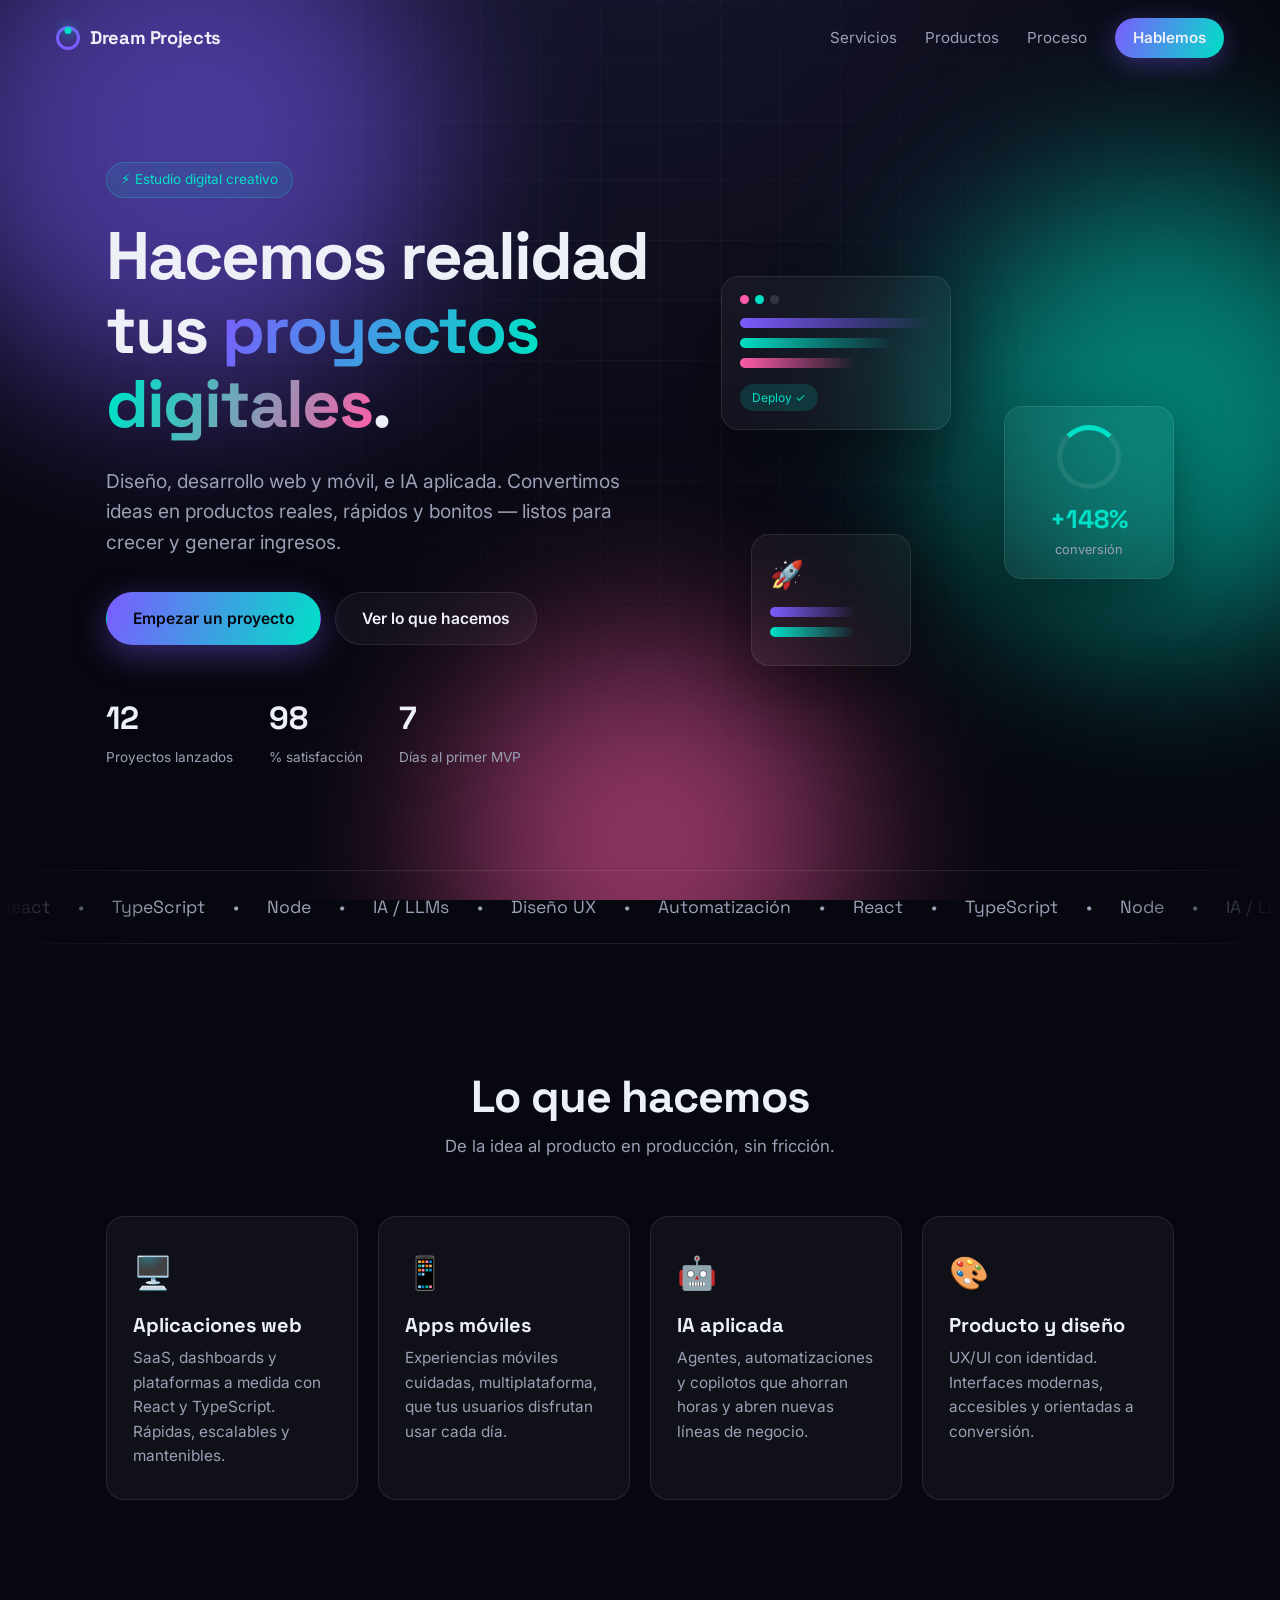
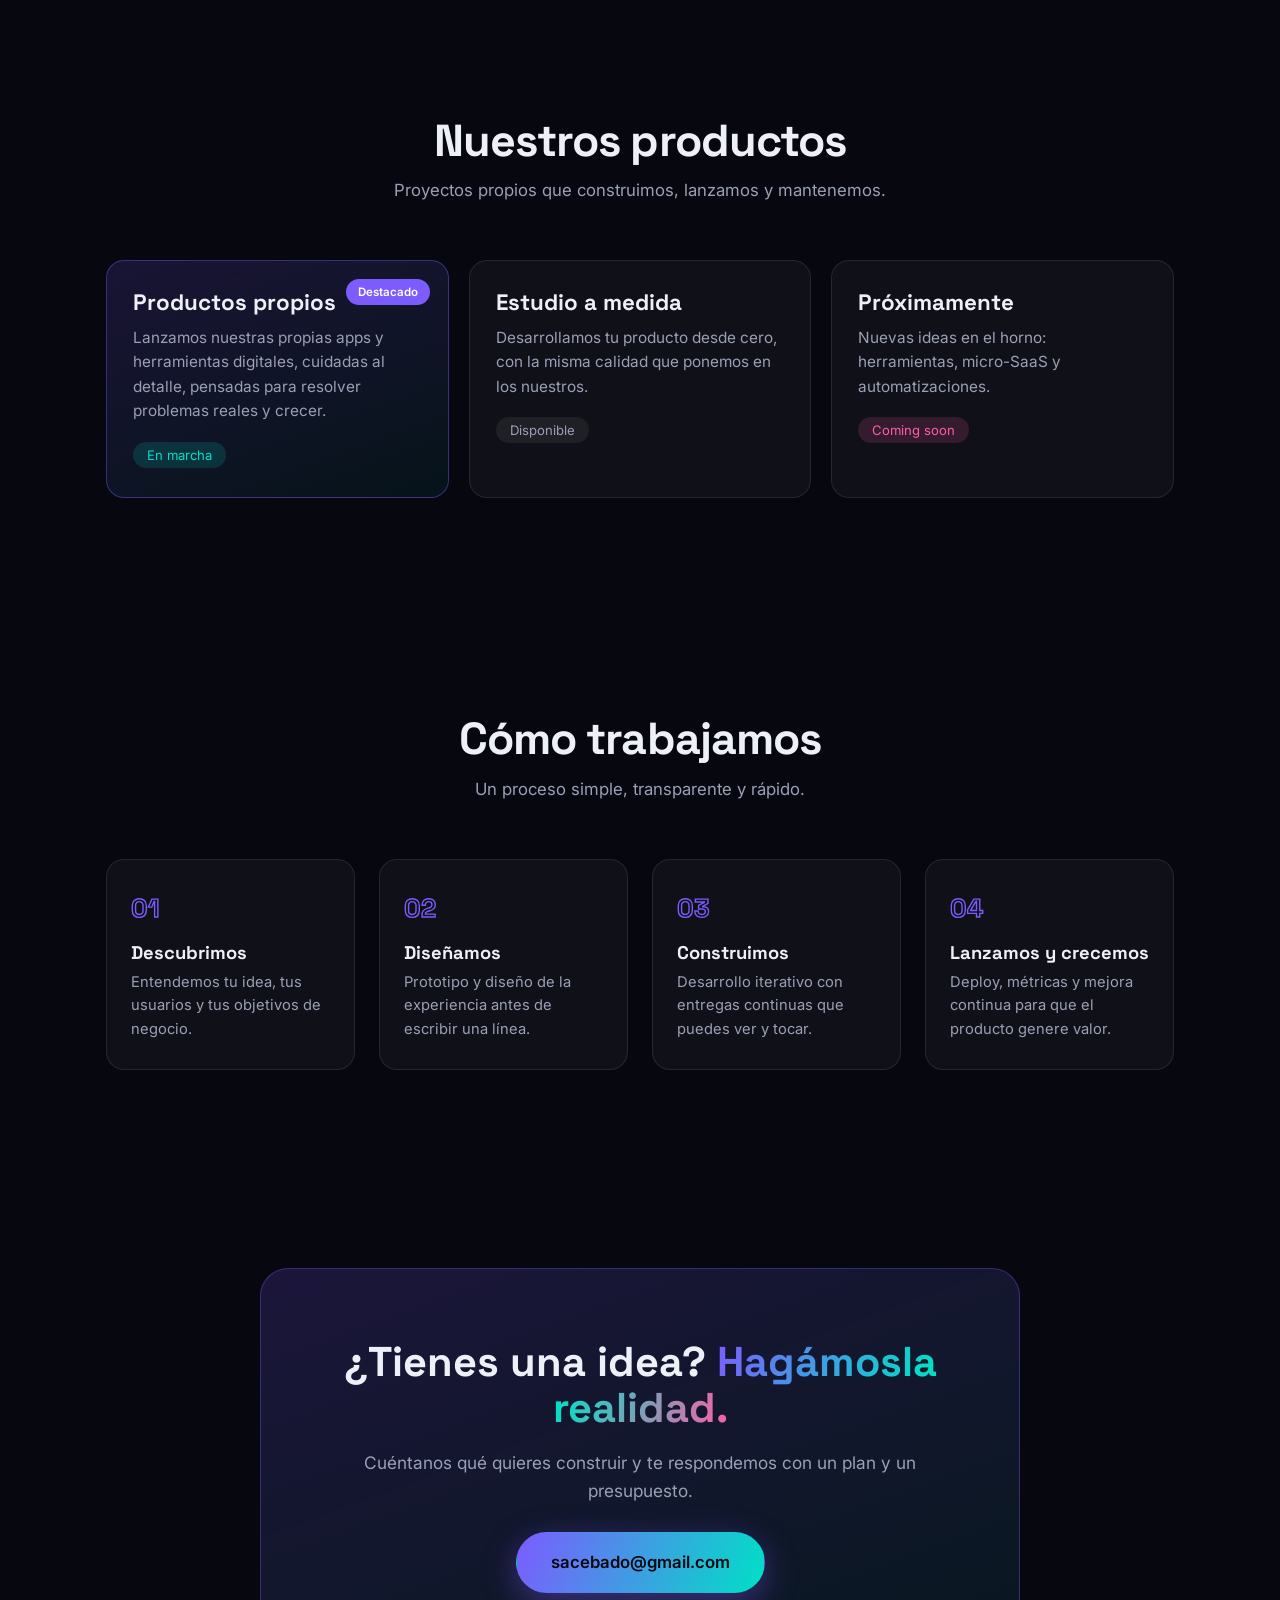
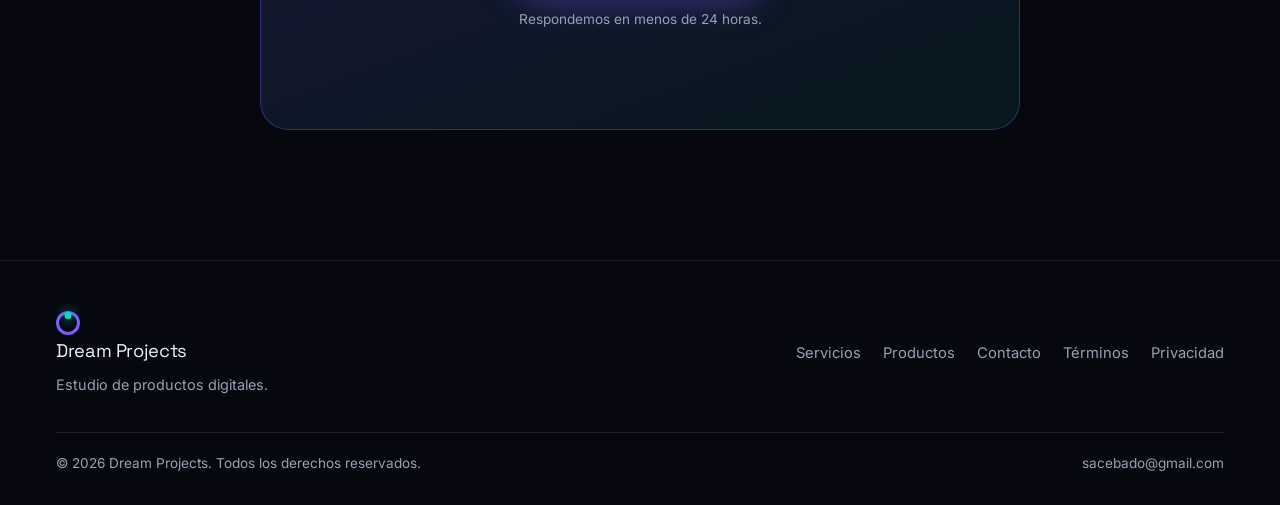
<file: index.html>
<!DOCTYPE html>
<html lang="es">
<head>
  <meta charset="UTF-8" />
  <meta name="viewport" content="width=device-width, initial-scale=1.0" />
  <title>Dream Projects — Estudio de productos digitales</title>
  <meta name="description" content="Dream Projects es un estudio digital que diseña y construye apps web, móviles y automatizaciones con IA. Hacemos realidad tus proyectos digitales." />
  <meta name="theme-color" content="#0b0b14" />
  <link rel="icon" href="data:image/svg+xml,%3Csvg xmlns='http://www.w3.org/2000/svg' viewBox='0 0 100 100'%3E%3Ccircle cx='50' cy='50' r='44' fill='none' stroke='%237c5cff' stroke-width='8'/%3E%3Ccircle cx='50' cy='28' r='9' fill='%2300e0c6'/%3E%3C/svg%3E" />
  <meta property="og:title" content="Dream Projects — Estudio de productos digitales" />
  <meta property="og:description" content="Hacemos realidad tus proyectos digitales." />
  <meta property="og:type" content="website" />
  <link rel="preconnect" href="https://fonts.googleapis.com" />
  <link rel="preconnect" href="https://fonts.gstatic.com" crossorigin />
  <link href="https://fonts.googleapis.com/css2?family=Space+Grotesk:wght@400;500;600;700&family=Inter:wght@400;500;600&display=swap" rel="stylesheet" />
  <link rel="stylesheet" href="styles.css" />
  <script defer src="https://cloud.umami.is/script.js" data-website-id="3836d106-af59-4b82-82e8-f378503eab91"></script>
  <script>
    // Animaciones como mejora progresiva: el contenido SIEMPRE se ve aunque el JS falle.
    document.documentElement.classList.add("js");
    addEventListener("load", function () {
      setTimeout(function () {
        if (!window.__revealReady) {
          document.querySelectorAll(".reveal").forEach(function (el) { el.classList.add("in"); });
        }
      }, 700);
    });
  </script>
</head>
<body>
  <div class="bg-aurora" aria-hidden="true">
    <span class="blob blob-1"></span>
    <span class="blob blob-2"></span>
    <span class="blob blob-3"></span>
    <div class="grid-overlay"></div>
  </div>

  <header class="nav" id="nav">
    <a class="brand" href="#top" aria-label="Dream Projects inicio">
      <span class="brand-mark" aria-hidden="true"></span>
      <span class="brand-name">Dream&nbsp;Projects</span>
    </a>
    <nav class="nav-links">
      <a href="#servicios">Servicios</a>
      <a href="#productos">Productos</a>
      <a href="#proceso">Proceso</a>
      <a href="#contacto" class="nav-cta">Hablemos</a>
    </nav>
    <button class="nav-burger" id="burger" aria-label="Abrir menú" aria-expanded="false">
      <span></span><span></span><span></span>
    </button>
  </header>

  <main id="top">
    <!-- HERO -->
    <section class="hero">
      <div class="hero-inner">
        <p class="eyebrow reveal">⚡ Estudio digital creativo</p>
        <h1 class="hero-title reveal">
          Hacemos realidad tus
          <span class="gradient-text">proyectos digitales</span>.
        </h1>
        <p class="hero-sub reveal">
          Diseño, desarrollo web y móvil, e IA aplicada. Convertimos ideas en
          productos reales, rápidos y bonitos — listos para crecer y generar ingresos.
        </p>
        <div class="hero-cta reveal">
          <a href="#contacto" class="btn btn-primary">Empezar un proyecto</a>
          <a href="#productos" class="btn btn-ghost">Ver lo que hacemos</a>
        </div>
        <div class="hero-stats reveal">
          <div><strong data-count="12">0</strong><span>Proyectos lanzados</span></div>
          <div><strong data-count="98">0</strong><span>% satisfacción</span></div>
          <div><strong data-count="7">0</strong><span>Días al primer MVP</span></div>
        </div>
      </div>

      <div class="hero-art reveal" aria-hidden="true">
        <div class="card-float card-a">
          <div class="dot-row"><i></i><i></i><i></i></div>
          <div class="bar b1"></div><div class="bar b2"></div><div class="bar b3"></div>
          <div class="chip">Deploy ✓</div>
        </div>
        <div class="card-float card-b">
          <div class="ring"></div>
          <span class="metric">+148%</span>
          <span class="metric-label">conversión</span>
        </div>
        <div class="card-float card-c">
          <span class="emoji">🚀</span>
          <div class="bar b1 short"></div><div class="bar b2 short"></div>
        </div>
      </div>
    </section>

    <!-- LOGOS / TRUST -->
    <section class="marquee" aria-label="Tecnologías">
      <div class="marquee-track">
        <span>React</span><span>•</span><span>TypeScript</span><span>•</span>
        <span>Node</span><span>•</span><span>IA / LLMs</span><span>•</span>
        <span>Diseño UX</span><span>•</span><span>Automatización</span><span>•</span>
        <span>React</span><span>•</span><span>TypeScript</span><span>•</span>
        <span>Node</span><span>•</span><span>IA / LLMs</span><span>•</span>
        <span>Diseño UX</span><span>•</span><span>Automatización</span><span>•</span>
      </div>
    </section>

    <!-- SERVICIOS -->
    <section class="section" id="servicios">
      <div class="section-head reveal">
        <h2>Lo que hacemos</h2>
        <p>De la idea al producto en producción, sin fricción.</p>
      </div>
      <div class="cards">
        <article class="card reveal">
          <div class="card-ico">🖥️</div>
          <h3>Aplicaciones web</h3>
          <p>SaaS, dashboards y plataformas a medida con React y TypeScript. Rápidas, escalables y mantenibles.</p>
        </article>
        <article class="card reveal">
          <div class="card-ico">📱</div>
          <h3>Apps móviles</h3>
          <p>Experiencias móviles cuidadas, multiplataforma, que tus usuarios disfrutan usar cada día.</p>
        </article>
        <article class="card reveal">
          <div class="card-ico">🤖</div>
          <h3>IA aplicada</h3>
          <p>Agentes, automatizaciones y copilotos que ahorran horas y abren nuevas líneas de negocio.</p>
        </article>
        <article class="card reveal">
          <div class="card-ico">🎨</div>
          <h3>Producto y diseño</h3>
          <p>UX/UI con identidad. Interfaces modernas, accesibles y orientadas a conversión.</p>
        </article>
      </div>
    </section>

    <!-- PRODUCTOS -->
    <section class="section" id="productos">
      <div class="section-head reveal">
        <h2>Nuestros productos</h2>
        <p>Proyectos propios que construimos, lanzamos y mantenemos.</p>
      </div>
      <div class="products">
        <article class="product feature reveal">
          <div class="product-tag">Destacado</div>
          <h3>Productos propios</h3>
          <p>Lanzamos nuestras propias apps y herramientas digitales, cuidadas al detalle, pensadas para resolver problemas reales y crecer.</p>
          <span class="product-state live">En marcha</span>
        </article>
        <article class="product reveal">
          <h3>Estudio a medida</h3>
          <p>Desarrollamos tu producto desde cero, con la misma calidad que ponemos en los nuestros.</p>
          <span class="product-state">Disponible</span>
        </article>
        <article class="product reveal">
          <h3>Próximamente</h3>
          <p>Nuevas ideas en el horno: herramientas, micro-SaaS y automatizaciones.</p>
          <span class="product-state soon">Coming soon</span>
        </article>
      </div>
    </section>

    <!-- PROCESO -->
    <section class="section" id="proceso">
      <div class="section-head reveal">
        <h2>Cómo trabajamos</h2>
        <p>Un proceso simple, transparente y rápido.</p>
      </div>
      <ol class="timeline">
        <li class="reveal"><span class="step">01</span><h3>Descubrimos</h3><p>Entendemos tu idea, tus usuarios y tus objetivos de negocio.</p></li>
        <li class="reveal"><span class="step">02</span><h3>Diseñamos</h3><p>Prototipo y diseño de la experiencia antes de escribir una línea.</p></li>
        <li class="reveal"><span class="step">03</span><h3>Construimos</h3><p>Desarrollo iterativo con entregas continuas que puedes ver y tocar.</p></li>
        <li class="reveal"><span class="step">04</span><h3>Lanzamos y crecemos</h3><p>Deploy, métricas y mejora continua para que el producto genere valor.</p></li>
      </ol>
    </section>

    <!-- CTA / CONTACTO -->
    <section class="cta-section" id="contacto">
      <div class="cta-card reveal">
        <h2>¿Tienes una idea? <span class="gradient-text">Hagámosla realidad.</span></h2>
        <p>Cuéntanos qué quieres construir y te respondemos con un plan y un presupuesto.</p>
        <a href="mailto:sacebado@gmail.com" class="btn btn-primary btn-lg">sacebado@gmail.com</a>
        <p class="cta-note">Respondemos en menos de 24&nbsp;horas.</p>
      </div>
    </section>
  </main>

  <footer class="footer">
    <div class="footer-inner">
      <div class="footer-brand">
        <span class="brand-mark" aria-hidden="true"></span>
        <span class="brand-name">Dream&nbsp;Projects</span>
        <p>Estudio de productos digitales.</p>
      </div>
      <div class="footer-links">
        <a href="#servicios">Servicios</a>
        <a href="#productos">Productos</a>
        <a href="#contacto">Contacto</a>
        <a href="terms.html">Términos</a>
        <a href="privacy.html">Privacidad</a>
      </div>
    </div>
    <div class="footer-bottom">
      <span>© <span id="year"></span> Dream Projects. Todos los derechos reservados.</span>
      <a href="mailto:sacebado@gmail.com">sacebado@gmail.com</a>
    </div>
  </footer>

  <script src="app.js"></script>
</body>
</html>
</file>
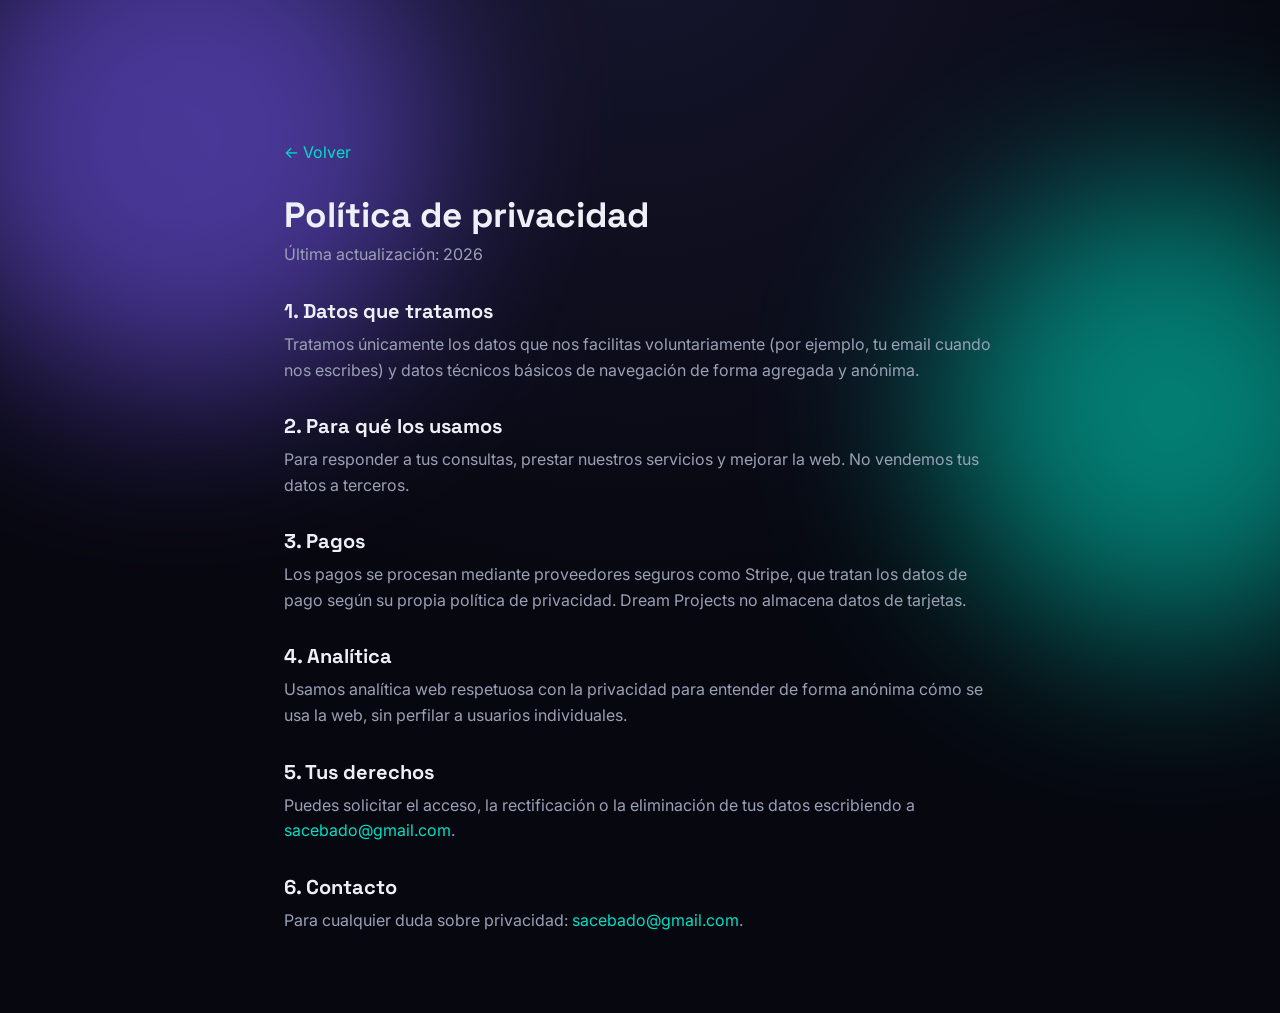
<file: privacy.html>
<!DOCTYPE html>
<html lang="es">
<head>
  <meta charset="UTF-8" />
  <meta name="viewport" content="width=device-width, initial-scale=1.0" />
  <title>Política de privacidad — Dream Projects</title>
  <link href="https://fonts.googleapis.com/css2?family=Space+Grotesk:wght@500;700&family=Inter:wght@400;500&display=swap" rel="stylesheet" />
  <link rel="stylesheet" href="styles.css" />
  <script defer src="https://cloud.umami.is/script.js" data-website-id="3836d106-af59-4b82-82e8-f378503eab91"></script>
  <style>.legal{max-width:760px;margin:0 auto;padding:140px 24px 80px}.legal h1{font-size:2.2rem;margin-bottom:8px}.legal h2{font-family:"Space Grotesk";margin:32px 0 10px;font-size:1.25rem}.legal p,.legal li{color:var(--muted)}.legal a{color:var(--cyan)}.legal .back{display:inline-block;margin-bottom:30px}</style>
</head>
<body>
  <div class="bg-aurora" aria-hidden="true"><span class="blob blob-1"></span><span class="blob blob-2"></span></div>
  <main class="legal">
    <a class="back" href="index.html">← Volver</a>
    <h1>Política de privacidad</h1>
    <p>Última actualización: 2026</p>

    <h2>1. Datos que tratamos</h2>
    <p>Tratamos únicamente los datos que nos facilitas voluntariamente (por ejemplo, tu email cuando nos escribes) y datos técnicos básicos de navegación de forma agregada y anónima.</p>

    <h2>2. Para qué los usamos</h2>
    <p>Para responder a tus consultas, prestar nuestros servicios y mejorar la web. No vendemos tus datos a terceros.</p>

    <h2>3. Pagos</h2>
    <p>Los pagos se procesan mediante proveedores seguros como Stripe, que tratan los datos de pago según su propia política de privacidad. Dream Projects no almacena datos de tarjetas.</p>

    <h2>4. Analítica</h2>
    <p>Usamos analítica web respetuosa con la privacidad para entender de forma anónima cómo se usa la web, sin perfilar a usuarios individuales.</p>

    <h2>5. Tus derechos</h2>
    <p>Puedes solicitar el acceso, la rectificación o la eliminación de tus datos escribiendo a <a href="mailto:sacebado@gmail.com">sacebado@gmail.com</a>.</p>

    <h2>6. Contacto</h2>
    <p>Para cualquier duda sobre privacidad: <a href="mailto:sacebado@gmail.com">sacebado@gmail.com</a>.</p>
  </main>
</body>
</html>
</file>
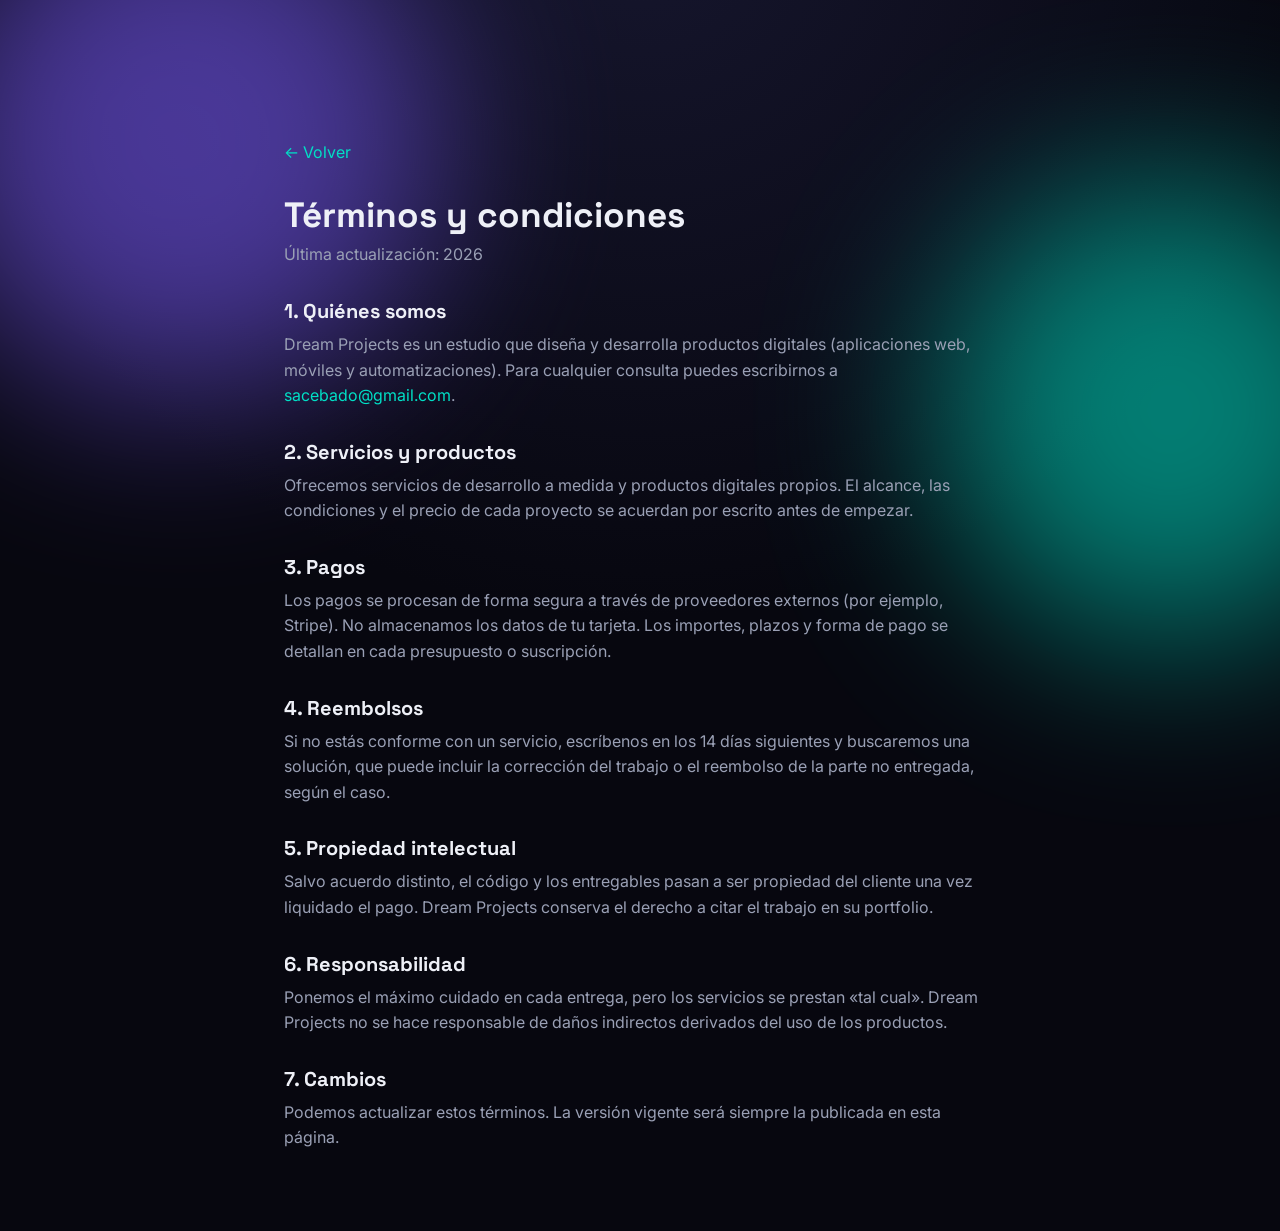
<file: terms.html>
<!DOCTYPE html>
<html lang="es">
<head>
  <meta charset="UTF-8" />
  <meta name="viewport" content="width=device-width, initial-scale=1.0" />
  <title>Términos y condiciones — Dream Projects</title>
  <link href="https://fonts.googleapis.com/css2?family=Space+Grotesk:wght@500;700&family=Inter:wght@400;500&display=swap" rel="stylesheet" />
  <link rel="stylesheet" href="styles.css" />
  <script defer src="https://cloud.umami.is/script.js" data-website-id="3836d106-af59-4b82-82e8-f378503eab91"></script>
  <style>.legal{max-width:760px;margin:0 auto;padding:140px 24px 80px}.legal h1{font-size:2.2rem;margin-bottom:8px}.legal h2{font-family:"Space Grotesk";margin:32px 0 10px;font-size:1.25rem}.legal p,.legal li{color:var(--muted)}.legal a{color:var(--cyan)}.legal .back{display:inline-block;margin-bottom:30px}</style>
</head>
<body>
  <div class="bg-aurora" aria-hidden="true"><span class="blob blob-1"></span><span class="blob blob-2"></span></div>
  <main class="legal">
    <a class="back" href="index.html">← Volver</a>
    <h1>Términos y condiciones</h1>
    <p>Última actualización: 2026</p>

    <h2>1. Quiénes somos</h2>
    <p>Dream Projects es un estudio que diseña y desarrolla productos digitales (aplicaciones web, móviles y automatizaciones). Para cualquier consulta puedes escribirnos a <a href="mailto:sacebado@gmail.com">sacebado@gmail.com</a>.</p>

    <h2>2. Servicios y productos</h2>
    <p>Ofrecemos servicios de desarrollo a medida y productos digitales propios. El alcance, las condiciones y el precio de cada proyecto se acuerdan por escrito antes de empezar.</p>

    <h2>3. Pagos</h2>
    <p>Los pagos se procesan de forma segura a través de proveedores externos (por ejemplo, Stripe). No almacenamos los datos de tu tarjeta. Los importes, plazos y forma de pago se detallan en cada presupuesto o suscripción.</p>

    <h2>4. Reembolsos</h2>
    <p>Si no estás conforme con un servicio, escríbenos en los 14 días siguientes y buscaremos una solución, que puede incluir la corrección del trabajo o el reembolso de la parte no entregada, según el caso.</p>

    <h2>5. Propiedad intelectual</h2>
    <p>Salvo acuerdo distinto, el código y los entregables pasan a ser propiedad del cliente una vez liquidado el pago. Dream Projects conserva el derecho a citar el trabajo en su portfolio.</p>

    <h2>6. Responsabilidad</h2>
    <p>Ponemos el máximo cuidado en cada entrega, pero los servicios se prestan «tal cual». Dream Projects no se hace responsable de daños indirectos derivados del uso de los productos.</p>

    <h2>7. Cambios</h2>
    <p>Podemos actualizar estos términos. La versión vigente será siempre la publicada en esta página.</p>
  </main>
</body>
</html>
</file>
<file: styles.css>
:root {
  --bg: #07070f;
  --bg-soft: #0e0e1c;
  --card: rgba(255, 255, 255, 0.04);
  --card-border: rgba(255, 255, 255, 0.09);
  --text: #eef0f7;
  --muted: #9aa0b5;
  --violet: #7c5cff;
  --cyan: #00e0c6;
  --pink: #ff5ca8;
  --radius: 18px;
  --maxw: 1180px;
}

* { margin: 0; padding: 0; box-sizing: border-box; }

html { scroll-behavior: smooth; }

body {
  font-family: "Inter", system-ui, sans-serif;
  background: var(--bg);
  color: var(--text);
  line-height: 1.6;
  overflow-x: hidden;
  -webkit-font-smoothing: antialiased;
}

h1, h2, h3, .brand-name { font-family: "Space Grotesk", sans-serif; line-height: 1.1; }

a { color: inherit; text-decoration: none; }

.gradient-text {
  background: linear-gradient(110deg, var(--violet), var(--cyan) 55%, var(--pink));
  -webkit-background-clip: text;
  background-clip: text;
  color: transparent;
}

/* ---------- Animated background ---------- */
.bg-aurora { position: fixed; inset: 0; z-index: -1; overflow: hidden; background: radial-gradient(circle at 50% -10%, #16162e, var(--bg) 60%); }
.blob { position: absolute; border-radius: 50%; filter: blur(90px); opacity: 0.55; animation: float 18s ease-in-out infinite; }
.blob-1 { width: 520px; height: 520px; background: var(--violet); top: -120px; left: -80px; }
.blob-2 { width: 460px; height: 460px; background: var(--cyan); top: 20%; right: -120px; animation-delay: -6s; }
.blob-3 { width: 400px; height: 400px; background: var(--pink); bottom: -140px; left: 35%; animation-delay: -12s; }
.grid-overlay {
  position: absolute; inset: 0;
  background-image: linear-gradient(rgba(255,255,255,0.035) 1px, transparent 1px),
                    linear-gradient(90deg, rgba(255,255,255,0.035) 1px, transparent 1px);
  background-size: 60px 60px;
  mask-image: radial-gradient(circle at 50% 30%, #000 0%, transparent 75%);
}
@keyframes float {
  0%, 100% { transform: translate(0, 0) scale(1); }
  33% { transform: translate(40px, -30px) scale(1.08); }
  66% { transform: translate(-30px, 25px) scale(0.95); }
}

/* ---------- Nav ---------- */
.nav {
  position: fixed; top: 0; left: 0; right: 0; z-index: 50;
  display: flex; align-items: center; justify-content: space-between;
  padding: 18px clamp(20px, 5vw, 56px);
  transition: background 0.3s, backdrop-filter 0.3s, padding 0.3s, border-color 0.3s;
  border-bottom: 1px solid transparent;
}
.nav.scrolled {
  background: rgba(7, 7, 15, 0.7);
  backdrop-filter: blur(14px);
  border-bottom-color: var(--card-border);
  padding-top: 12px; padding-bottom: 12px;
}
.brand { display: flex; align-items: center; gap: 10px; font-weight: 700; }
.brand-name { font-size: 1.15rem; letter-spacing: -0.02em; }
.brand-mark {
  width: 24px; height: 24px; border-radius: 50%;
  border: 3px solid var(--violet); position: relative; display: inline-block;
}
.brand-mark::after { content: ""; position: absolute; top: -2px; left: 50%; transform: translateX(-50%); width: 7px; height: 7px; border-radius: 50%; background: var(--cyan); box-shadow: 0 0 12px var(--cyan); }
.nav-links { display: flex; align-items: center; gap: 28px; font-size: 0.95rem; }
.nav-links a { color: var(--muted); transition: color 0.2s; }
.nav-links a:hover { color: var(--text); }
.nav-cta {
  color: var(--text) !important; padding: 8px 18px; border-radius: 999px;
  background: linear-gradient(110deg, var(--violet), var(--cyan));
  font-weight: 600; box-shadow: 0 6px 24px rgba(124, 92, 255, 0.35);
}
.nav-cta:hover { transform: translateY(-1px); }
.nav-burger { display: none; flex-direction: column; gap: 5px; background: none; border: 0; cursor: pointer; }
.nav-burger span { width: 26px; height: 2px; background: var(--text); transition: 0.3s; }

/* ---------- Hero ---------- */
.hero {
  max-width: var(--maxw); margin: 0 auto;
  padding: clamp(120px, 18vh, 180px) clamp(20px, 5vw, 56px) 80px;
  display: grid; grid-template-columns: 1.1fr 0.9fr; gap: 40px; align-items: center;
}
.eyebrow {
  display: inline-block; font-size: 0.85rem; color: var(--cyan);
  background: rgba(0, 224, 198, 0.1); border: 1px solid rgba(0, 224, 198, 0.25);
  padding: 6px 14px; border-radius: 999px; margin-bottom: 22px;
}
.hero-title { font-size: clamp(2.4rem, 6vw, 4.2rem); font-weight: 700; letter-spacing: -0.03em; }
.hero-sub { color: var(--muted); font-size: clamp(1rem, 2vw, 1.2rem); max-width: 540px; margin: 24px 0 34px; }
.hero-cta { display: flex; gap: 14px; flex-wrap: wrap; }
.btn {
  display: inline-flex; align-items: center; justify-content: center;
  padding: 13px 26px; border-radius: 999px; font-weight: 600; font-size: 0.98rem;
  transition: transform 0.2s, box-shadow 0.2s, background 0.2s; cursor: pointer; border: 1px solid transparent;
}
.btn-primary { background: linear-gradient(110deg, var(--violet), var(--cyan)); color: #07070f; box-shadow: 0 10px 34px rgba(124, 92, 255, 0.4); }
.btn-primary:hover { transform: translateY(-2px); box-shadow: 0 14px 40px rgba(0, 224, 198, 0.45); }
.btn-ghost { border-color: var(--card-border); color: var(--text); background: var(--card); }
.btn-ghost:hover { transform: translateY(-2px); border-color: var(--violet); }
.btn-lg { padding: 16px 34px; font-size: 1.05rem; }
.hero-stats { display: flex; gap: 36px; margin-top: 48px; flex-wrap: wrap; }
.hero-stats strong { font-family: "Space Grotesk"; font-size: 2rem; display: block; }
.hero-stats span { color: var(--muted); font-size: 0.85rem; }

/* Hero art */
.hero-art { position: relative; height: 420px; }
.card-float {
  position: absolute; background: var(--card); border: 1px solid var(--card-border);
  border-radius: var(--radius); backdrop-filter: blur(10px); padding: 18px;
  box-shadow: 0 20px 60px rgba(0,0,0,0.4); animation: bob 6s ease-in-out infinite;
}
.card-a { top: 20px; left: 10px; width: 230px; }
.card-b { top: 150px; right: 0; width: 170px; display: grid; place-items: center; text-align: center; animation-delay: -2s; }
.card-c { bottom: 10px; left: 40px; width: 160px; animation-delay: -4s; }
@keyframes bob { 0%, 100% { transform: translateY(0) rotate(-1deg); } 50% { transform: translateY(-16px) rotate(1deg); } }
.dot-row { display: flex; gap: 6px; margin-bottom: 14px; }
.dot-row i { width: 9px; height: 9px; border-radius: 50%; background: #ffffff22; }
.dot-row i:first-child { background: var(--pink); }
.dot-row i:nth-child(2) { background: var(--cyan); }
.bar { height: 10px; border-radius: 6px; background: linear-gradient(90deg, var(--violet), transparent); margin-bottom: 10px; }
.bar.b2 { width: 80%; background: linear-gradient(90deg, var(--cyan), transparent); }
.bar.b3 { width: 60%; background: linear-gradient(90deg, var(--pink), transparent); }
.bar.short { width: 70%; }
.chip { display: inline-block; margin-top: 6px; font-size: 0.75rem; padding: 4px 12px; border-radius: 999px; background: rgba(0,224,198,0.15); color: var(--cyan); }
.ring { width: 64px; height: 64px; border-radius: 50%; border: 5px solid #ffffff15; border-top-color: var(--cyan); animation: spin 2.5s linear infinite; margin-bottom: 10px; }
@keyframes spin { to { transform: rotate(360deg); } }
.metric { font-family: "Space Grotesk"; font-size: 1.6rem; font-weight: 700; color: var(--cyan); }
.metric-label { font-size: 0.8rem; color: var(--muted); }
.card-c .emoji { font-size: 1.7rem; display: block; margin-bottom: 10px; }

/* ---------- Marquee ---------- */
.marquee { overflow: hidden; padding: 22px 0; border-block: 1px solid var(--card-border); margin: 20px 0; -webkit-mask-image: linear-gradient(90deg, transparent, #000 12%, #000 88%, transparent); mask-image: linear-gradient(90deg, transparent, #000 12%, #000 88%, transparent); }
.marquee-track { display: flex; gap: 28px; white-space: nowrap; width: max-content; animation: scroll 24s linear infinite; color: var(--muted); font-family: "Space Grotesk"; font-size: 1.1rem; }
@keyframes scroll { to { transform: translateX(-50%); } }

/* ---------- Sections ---------- */
.section { max-width: var(--maxw); margin: 0 auto; padding: clamp(70px, 12vh, 120px) clamp(20px, 5vw, 56px); }
.section-head { text-align: center; margin-bottom: 56px; }
.section-head h2 { font-size: clamp(1.9rem, 4vw, 2.8rem); letter-spacing: -0.02em; }
.section-head p { color: var(--muted); margin-top: 12px; font-size: 1.05rem; }

.cards { display: grid; grid-template-columns: repeat(auto-fit, minmax(240px, 1fr)); gap: 20px; }
.card {
  background: var(--card); border: 1px solid var(--card-border); border-radius: var(--radius);
  padding: 30px 26px; transition: transform 0.3s, border-color 0.3s, background 0.3s;
}
.card:hover { transform: translateY(-6px); border-color: var(--violet); background: rgba(124,92,255,0.07); }
.card-ico { font-size: 2rem; margin-bottom: 16px; }
.card h3 { font-size: 1.25rem; margin-bottom: 10px; }
.card p { color: var(--muted); font-size: 0.96rem; }

/* Products */
.products { display: grid; grid-template-columns: repeat(auto-fit, minmax(260px, 1fr)); gap: 20px; }
.product { position: relative; background: var(--card); border: 1px solid var(--card-border); border-radius: var(--radius); padding: 30px 26px; transition: transform 0.3s, border-color 0.3s; }
.product:hover { transform: translateY(-6px); }
.product.feature { background: linear-gradient(160deg, rgba(124,92,255,0.16), rgba(0,224,198,0.06)); border-color: rgba(124,92,255,0.4); }
.product-tag { position: absolute; top: 18px; right: 18px; font-size: 0.72rem; padding: 4px 12px; border-radius: 999px; background: var(--violet); color: #fff; font-weight: 600; }
.product h3 { font-size: 1.4rem; margin-bottom: 10px; }
.product p { color: var(--muted); font-size: 0.96rem; margin-bottom: 18px; }
.product-state { font-size: 0.82rem; padding: 5px 14px; border-radius: 999px; background: #ffffff10; color: var(--muted); }
.product-state.live { background: rgba(0,224,198,0.15); color: var(--cyan); }
.product-state.soon { background: rgba(255,92,168,0.15); color: var(--pink); }

/* Timeline */
.timeline { list-style: none; display: grid; grid-template-columns: repeat(auto-fit, minmax(220px, 1fr)); gap: 24px; counter-reset: step; }
.timeline li { position: relative; background: var(--card); border: 1px solid var(--card-border); border-radius: var(--radius); padding: 28px 24px; }
.timeline .step { font-family: "Space Grotesk"; font-size: 1.6rem; font-weight: 700; color: transparent; -webkit-text-stroke: 1.4px var(--violet); display: block; margin-bottom: 14px; }
.timeline h3 { font-size: 1.15rem; margin-bottom: 8px; }
.timeline p { color: var(--muted); font-size: 0.92rem; }

/* CTA */
.cta-section { padding: clamp(60px, 10vh, 110px) clamp(20px, 5vw, 56px); }
.cta-card {
  max-width: 760px; margin: 0 auto; text-align: center;
  background: linear-gradient(160deg, rgba(124,92,255,0.18), rgba(0,224,198,0.08));
  border: 1px solid rgba(124,92,255,0.35); border-radius: 28px; padding: clamp(40px, 7vw, 70px);
}
.cta-card h2 { font-size: clamp(1.8rem, 4vw, 2.6rem); }
.cta-card p { color: var(--muted); margin: 18px 0 28px; font-size: 1.08rem; }
.cta-note { font-size: 0.85rem !important; margin-top: 16px !important; }

/* Footer */
.footer { border-top: 1px solid var(--card-border); margin-top: 40px; padding: 50px clamp(20px, 5vw, 56px) 30px; }
.footer-inner { max-width: var(--maxw); margin: 0 auto; display: flex; justify-content: space-between; gap: 30px; flex-wrap: wrap; }
.footer-brand { display: flex; flex-direction: column; gap: 6px; }
.footer-brand .brand-mark + .brand-name, .footer-brand { align-items: flex-start; }
.footer-brand p { color: var(--muted); font-size: 0.9rem; margin-top: 6px; }
.footer-links { display: flex; gap: 22px; flex-wrap: wrap; align-items: center; }
.footer-links a { color: var(--muted); font-size: 0.92rem; transition: color 0.2s; }
.footer-links a:hover { color: var(--text); }
.footer-bottom { max-width: var(--maxw); margin: 36px auto 0; padding-top: 20px; border-top: 1px solid var(--card-border); display: flex; justify-content: space-between; gap: 16px; flex-wrap: wrap; color: var(--muted); font-size: 0.85rem; }

/* ---------- Reveal animation ---------- */
.js .reveal { opacity: 0; transform: translateY(28px); transition: opacity 0.7s cubic-bezier(.2,.7,.2,1), transform 0.7s cubic-bezier(.2,.7,.2,1); }
.reveal.in { opacity: 1; transform: none; }

/* ---------- Responsive ---------- */
@media (max-width: 860px) {
  .hero { grid-template-columns: 1fr; }
  .hero-art { display: none; }
  .nav-links { position: fixed; inset: 0 0 auto auto; top: 64px; right: 16px; flex-direction: column; align-items: flex-start; gap: 16px; background: rgba(14,14,28,0.96); backdrop-filter: blur(14px); border: 1px solid var(--card-border); border-radius: 16px; padding: 22px 26px; transform: translateX(120%); transition: transform 0.3s; }
  .nav-links.open { transform: none; }
  .nav-burger { display: flex; }
}
@media (prefers-reduced-motion: reduce) {
  .blob, .marquee-track, .card-float, .ring { animation: none; }
  .reveal { opacity: 1; transform: none; }
}
</file>
